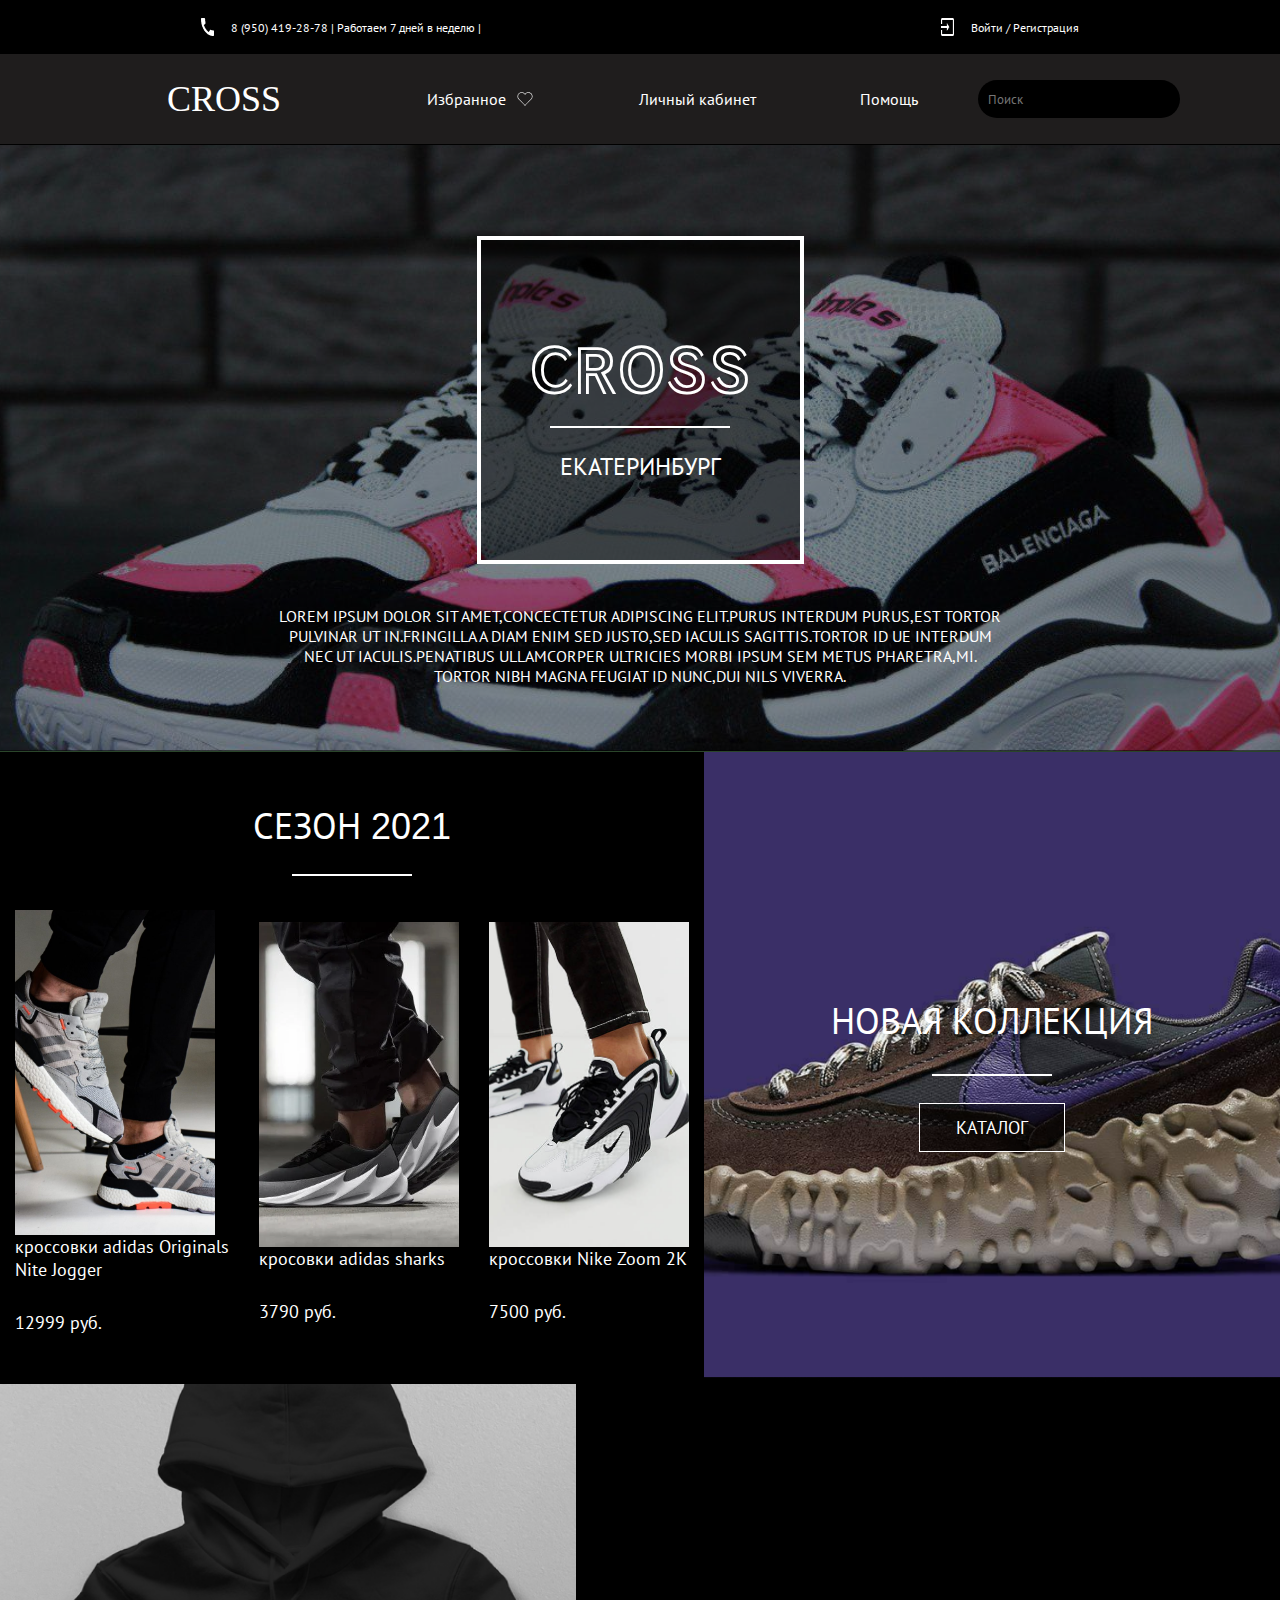
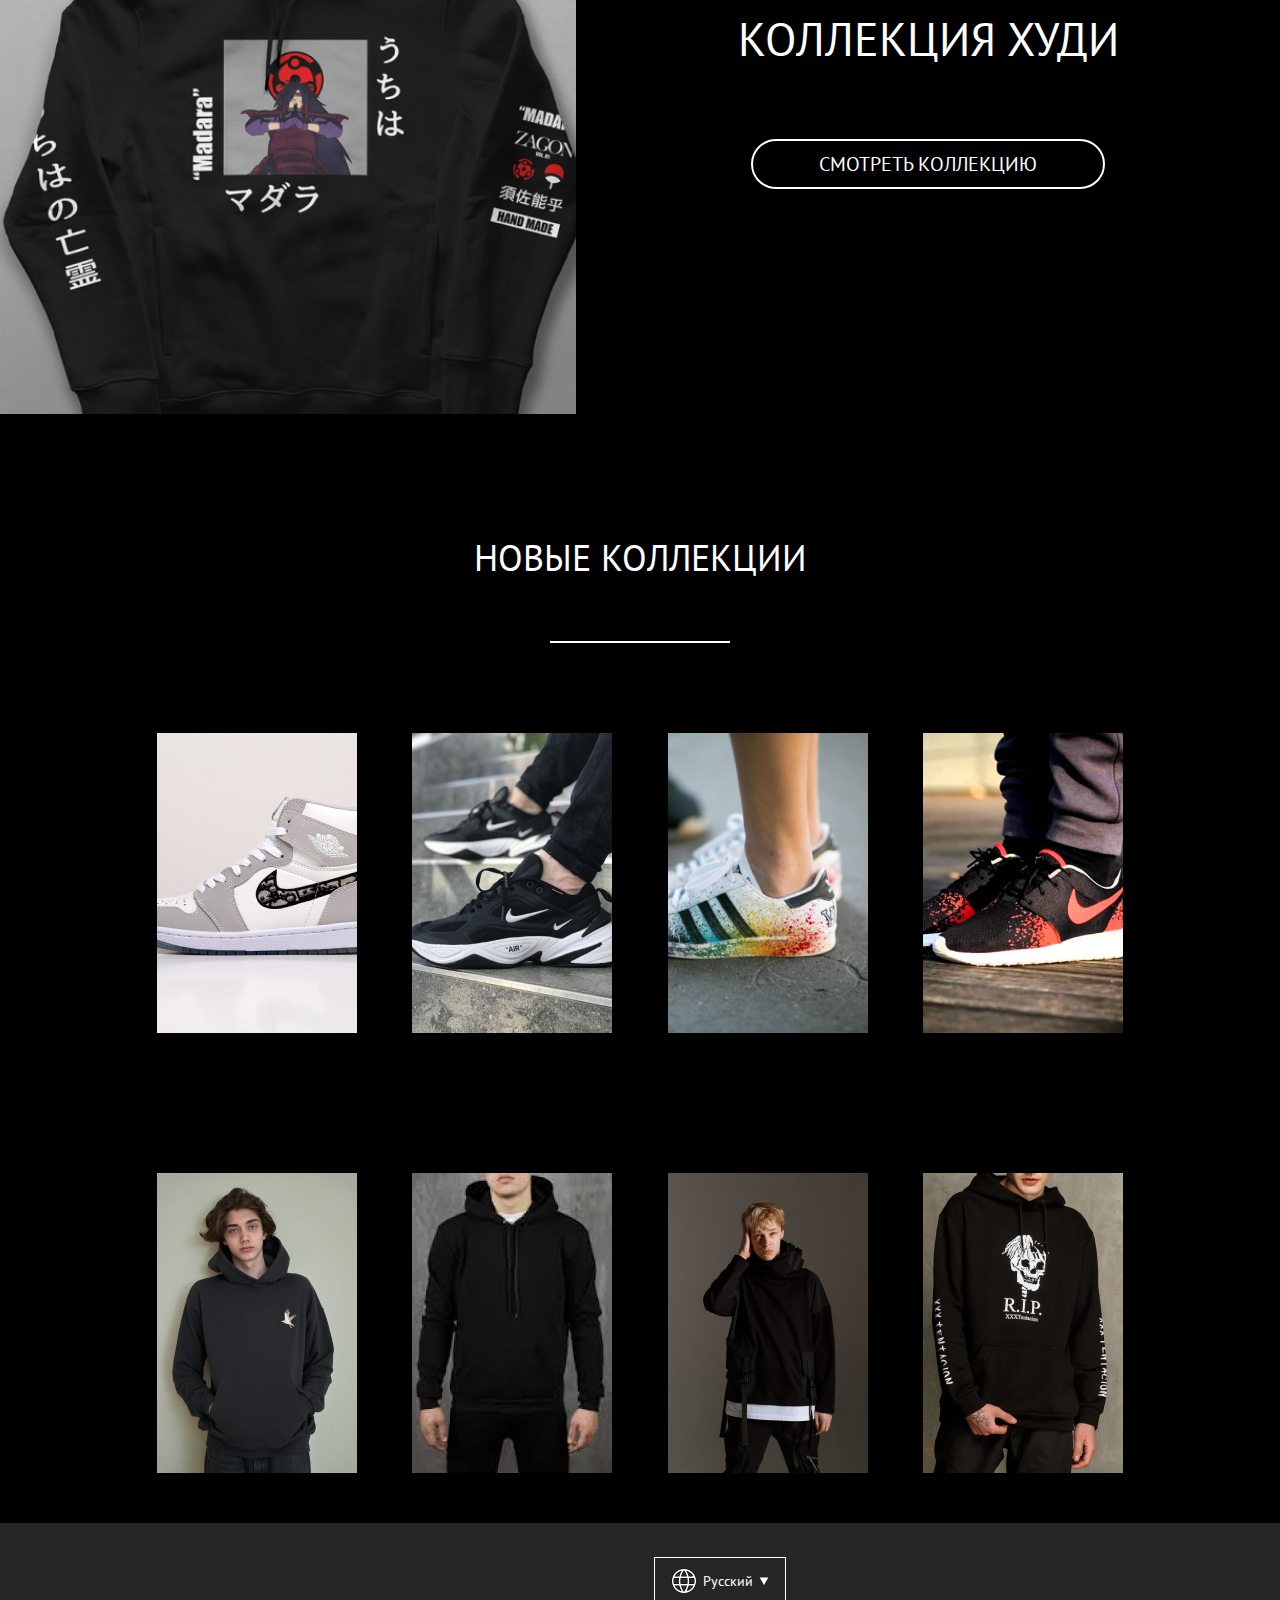
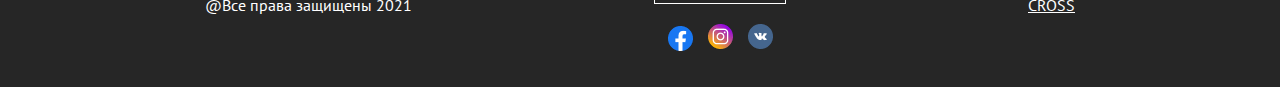
<file: index.html>
<!DOCTYPE html>
<html lang="ru">

<head>
    <meta charset="UTF-8">
    <meta http-equiv="X-UA-Compatible" content="IE=edge">
    <meta name="viewport" content="width=device-width, initial-scale=1.0">
    <link rel="stylesheet" href="style.css">
    <link rel="preconnect" href="https://fonts.googleapis.com">
    <link rel="preconnect" href="https://fonts.gstatic.com" crossorigin>
    <link
    rel="stylesheet"
    href="https://cdnjs.cloudflare.com/ajax/libs/animate.css/4.1.1/animate.min.css"
  />
    
    <title>CROSS</title>
</head>

<body>
    <!-- вход -->
    <div class="login">
        <div class="sheduleDiv">
            <img class="icon" src="icons/phone.png">
            <div class="shedule">8 (950) 419-28-78 | Работаем 7 дней в неделю |</div>
            <a class="Shedule">9:00-18:00</a>
        </div>
        <div class="loginDiv">
            <img class="icon" src="icons/login.png">
            <div class="loginText">Войти / Регистрация</div>
        </div>
    </div>

    <!-- шапка -->
    <header>
        <div class="header1">
            <p class="logo">CROSS</p>
        </div>
        <nav class="nav">
           <div class="Div">
            <a href="#">Избранное <img class="like" src="icons/heart.png"></a>
           </div>
            <a href="#">Личный кабинет</a>
            <a href="#">Помощь</a>
            <input class="lupa" placeholder="Поиск" type="text">
        </nav>

        <nav class="hamburger-menu">
            <input id="menu__toggle" type="checkbox" />
            <label class="menu__btn" for="menu__toggle">
            <span></span>
            </label>
            <ul class="menu__box">
                <li><a class="menu__item" href="#mouse">ПОНРАВИЛОСЬ</a></li>
                <li><a class="menu__item" href="#about">ЛИЧНЫЙ КАБИНЕТ</a></li>
                <li><a class="menu__item" href="https://yandex.ru">ПОМОЩЬ</a></li>
            </ul>
        </nav>
    </header>

    <!-- 1блок -->
    <main>
        <div class="main1">
            <div class="text1">
                <h1 class="H1">CROSS</h1>
                <div class="line"></div>
                <p class="pi">ЕКАТЕРИНБУРГ</p>
            </div>
            <div class="text2">
                <p>LOREM IPSUM DOLOR SIT AMET,CONCECTETUR ADIPISCING ELIT.PURUS INTERDUM PURUS,EST TORTOR
                    <br> PULVINAR UT IN.FRINGILLA A DIAM ENIM SED JUSTO,SED IACULIS SAGITTIS.TORTOR ID UE INTERDUM
                    <br>NEC UT IACULIS.PENATIBUS ULLAMCORPER ULTRICIES MORBI IPSUM SEM METUS PHARETRA,MI.
                    <br> TORTOR NIBH MAGNA FEUGIAT ID NUNC,DUI NILS VIVERRA.
                </p>
            </div>
        </div>
    </main>
    
    <!-- 2блок -->
    <article class="first">

        <div class="season">

            <h2 class="seasonH2">СЕЗОН <span>2021</span></h2>
            <div class="line2"></div>

            <div class="cards">
                <div class="card1">
                    <div href="watch.html" class="pfoto1"></div>
                    <a href="watch.html"  class="cardP">кроссовки adidas Originals <br> Nite Jogger</a>
                    <p href="watch.html"  class="cost">12999 руб.</p>
                </div>    
                    
                <div class="card1">
                    <div class="pfoto2"></div>
                    <a class="cardP">кросовки adidas sharks</a>
                    <p class="cost">3790 руб.</p>
                </div> 

                <div class="card1">
                    <div  class="pfoto3"></div>
                    <a class="cardP">кроссовки Nike Zoom 2K</a>
                    <p class="cost">7500 руб.</p>
                </div>  
            </div> 
        </div>

        <div class="new">
            <div class="newcontent">
                <h2 class="newH2">НОВАЯ КОЛЛЕКЦИЯ</h2>
                <div class="line3"></div>
                <a class="newP" href="collection sneakers.html">КАТАЛОГ</a>
            </div>
        </div>
    </article>

    <!--3 блок-->
    <article class="block3">
        <div class="hudi__pfoto"></div>
        <div class="hudi">
            <h2 class="hudiH2" >КОЛЛЕКЦИЯ ХУДИ</h2>
            <a class="collection__hudi" href="collection hudi.html">СМОТРЕТЬ КОЛЛЕКЦИЮ</a>
        </div>
    </article>

    <!--4блок-->
    <article class="block4">

        <h2 class="block4H2">НОВЫЕ  КОЛЛЕКЦИИ</h2>
        <div class="line"></div>

        <div class="allphotos">
            <div class="bootsphoto">
                <img src="images/jordan.jpg" >
                <img src="images/nike.jpg" >
                <img src="images/adidases.jpg" >
                <img src="images/nike_red.jpg" >
            </div>

            <div class="hudiphoto">
                <img src="images/hudi1.jpg" >
                <img src="images/hudi2.jpg" >
                <img src="images/hudi3.jpg" >
                <img src="images/hudi4.jpg" >
            </div>
        </div>
    </article>

    <footer class="footer">
        <small class="small">@Все права защищены 2021</small>
        <div class="langandsocial">
            <div class="dropdown">
                <div class="dropbtn">
                    <img class="lang" src="images/Vector.png" alt="">
                    Русский
                    <img class="dropIcon" src="images/Polygon 1.png" alt="">
                </div>
                <div class="dropdown-content">
                  <a href="#">Русский</a>
                  <a href="#">English</a>
                </div>
            </div>

            <div class="socialnetwork">
                <a href="google.com">
                    <img class="logoImg1" src="images/facebook.png">
                </a>
                <a href="google.com">
                    <img class="logoImg2" src="images/instagram.png">
                </a>
                <a href="https://vk.com/id514638211">
                    <img class="logoImg3" src="images/vk.png">
                </a>
            </div>
        </div>
        <a class="footer__a" href="#">CROSS</a>
    </footer>
</body>
</html>
</file>
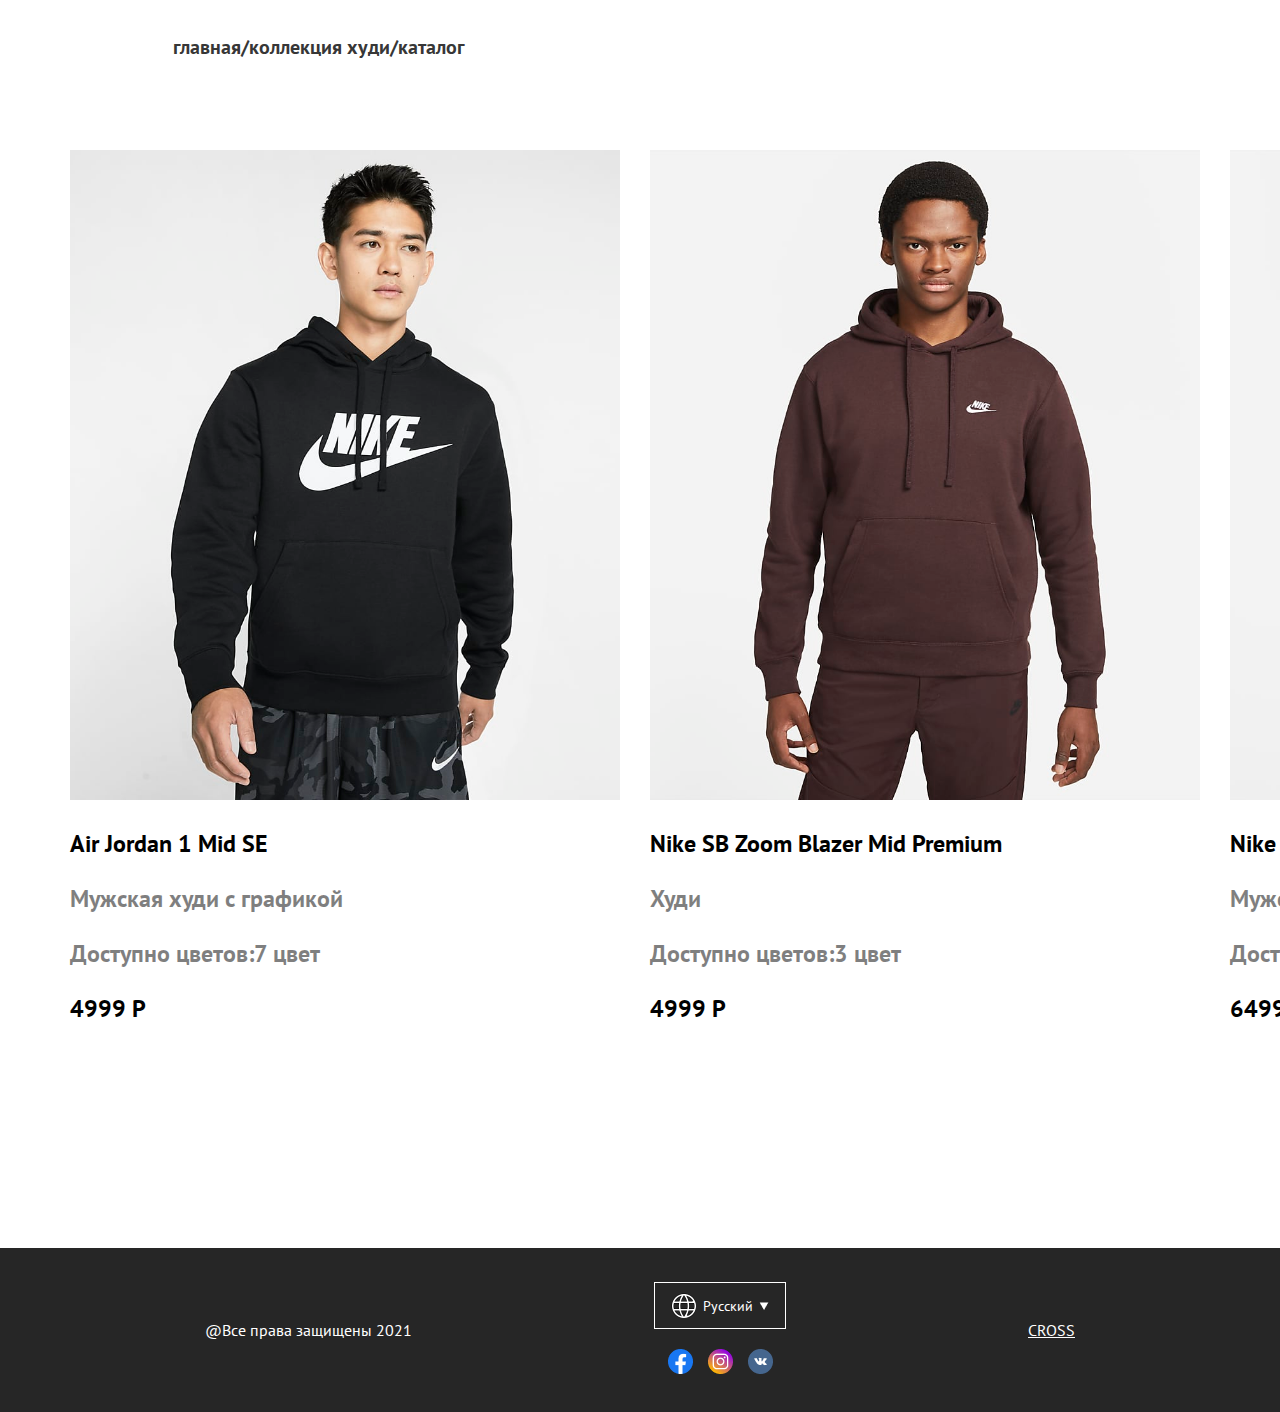
<file: collection hudi.html>
<!DOCTYPE html>
<html lang="en">
<head>
    <meta charset="UTF-8">
    <meta http-equiv="X-UA-Compatible" content="IE=edge">
    <meta name="viewport" content="width=device-width, initial-scale=1.0">
    <link rel="stylesheet" href="hudi.css">
    <title>Document</title>
</head>
<body>
    <header>
        <a class="crumbs" href="index.html">главная/</a>
        <a class="crumbs" href="index.html">коллекция худи/</a>
        <a class="crumbs">каталог</a>
    </header>
    <main>
      <div class="catalog">
          <div class="hudi1">
              <img class="image" src="images/nike hudi.jpg">
              <div class="text">
                <p>Air Jordan 1 Mid SE</p>
                <p class="gray">Мужская худи с графикой</p>
                <p class="gray">Доступно цветов:7 цвет</p>
                <p class="price">4999 Р</p>
              </div>
          </div>
          <div class="hudi2">
            <img class="image2" src="images/nike hudi2.jpg">
            <div class="text">
              <p>Nike SB Zoom Blazer Mid Premium</p>
              <p class="gray">Худи</p>
              <p class="gray">Доступно цветов:3 цвет</p>
              <p class="price">4999 Р</p>
            </div>
          </div>
          <div class="hudi3">
            <img class="image3" src="images/nike hudi3.jpg">
            <div class="text">
              <p>Nike Air Force 1</p>
              <p class="gray">Мужская худи с графикой</p>
              <p class="gray">Доступно цветов:1 цвет</p>
              <p class="price">6499 Р</p>
            </div>
          </div>
      </div>
    </main>
    <footer class="footer">
        <small class="small">@Все права защищены 2021</small>
        <div class="langandsocial">
            <div class="dropdown">
                <div class="dropbtn">
                    <img class="lang" src="images/Vector.png" alt="">
                    Русский
                    <img class="dropIcon" src="images/Polygon 1.png" alt="">
                </div>
                <div class="dropdown-content">
                  <a href="#">Русский</a>
                  <a href="#">English</a>
                </div>
            </div>

            <div class="socialnetwork">
                <a href="google.com">
                    <img class="logoImg1" src="images/facebook.png">
                </a>
                <a href="google.com">
                    <img class="logoImg2" src="images/instagram.png">
                </a>
                <a href="google.com">
                    <img class="logoImg3" src="images/vk.png">
                </a>
            </div>
        </div>
        <a class="footer__a" href="#">CROSS</a>
    </footer>
</body>
</html>
</file>
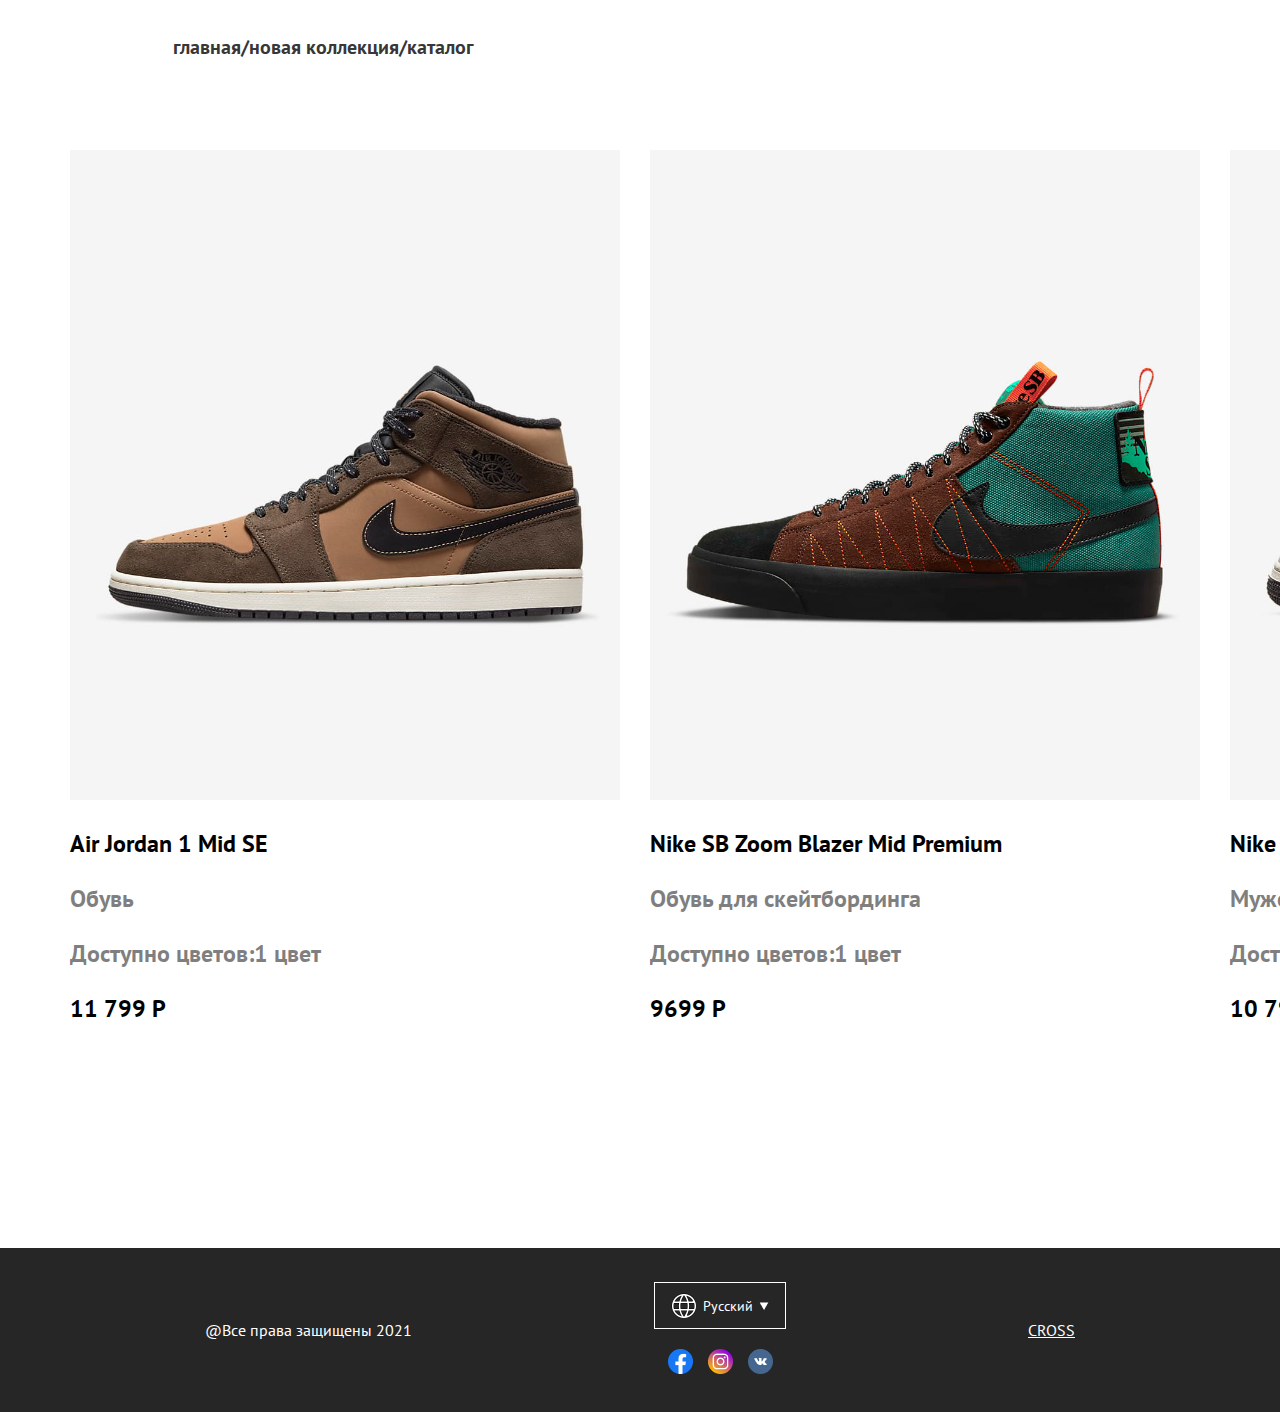
<file: collection sneakers.html>
<!DOCTYPE html>
<html lang="en">
<head>
    <meta charset="UTF-8">
    <meta http-equiv="X-UA-Compatible" content="IE=edge">
    <meta name="viewport" content="width=device-width, initial-scale=1.0">
    <link rel="stylesheet" href="sneakears.css">
    <title>Document</title>
</head>
<body>
    <header>
        <a class="crumbs" href="index.html">главная/</a>
        <a class="crumbs" href="index.html">новая коллекция/</a>
        <a class="crumbs">каталог</a>
    </header>
    <main>
      <div class="catalog">
          <div class="sneakers1">
              <img class="image" src="images/jordan2.jpg">
              <div class="text">
                <p>Air Jordan 1 Mid SE</p>
                <p class="gray">Обувь</p>
                <p class="gray">Доступно цветов:1 цвет</p>
                <p class="price">11 799 Р</p>
              </div>
          </div>
          <div class="sneakers2">
            <img class="image2" src="images/zoom blazer.jpg">
            <div class="text">
              <p>Nike SB Zoom Blazer Mid Premium</p>
              <p class="gray">Обувь для скейтбординга</p>
              <p class="gray">Доступно цветов:1 цвет</p>
              <p class="price">9699 Р</p>
            </div>
          </div>
          <div class="sneakers3">
            <img class="image3" src="images/кеды.jpg">
            <div class="text">
              <p>Nike Air Force 1</p>
              <p class="gray">Мужская обувь</p>
              <p class="gray">Доступно цветов:1 цвет</p>
              <p class="price">10 799 Р</p>
            </div>
          </div>
      </div>
    </main>
    <footer class="footer">
        <small class="small">@Все права защищены 2021</small>
        <div class="langandsocial">
            <div class="dropdown">
                <div class="dropbtn">
                    <img class="lang" src="images/Vector.png" alt="">
                    Русский
                    <img class="dropIcon" src="images/Polygon 1.png" alt="">
                </div>
                <div class="dropdown-content">
                  <a href="#">Русский</a>
                  <a href="#">English</a>
                </div>
            </div>

            <div class="socialnetwork">
                <a href="google.com">
                    <img class="logoImg1" src="images/facebook.png">
                </a>
                <a href="google.com">
                    <img class="logoImg2" src="images/instagram.png">
                </a>
                <a href="google.com">
                    <img class="logoImg3" src="images/vk.png">
                </a>
            </div>
        </div>
        <a class="footer__a" href="#">CROSS</a>
    </footer>
</body>
</html>
</file>
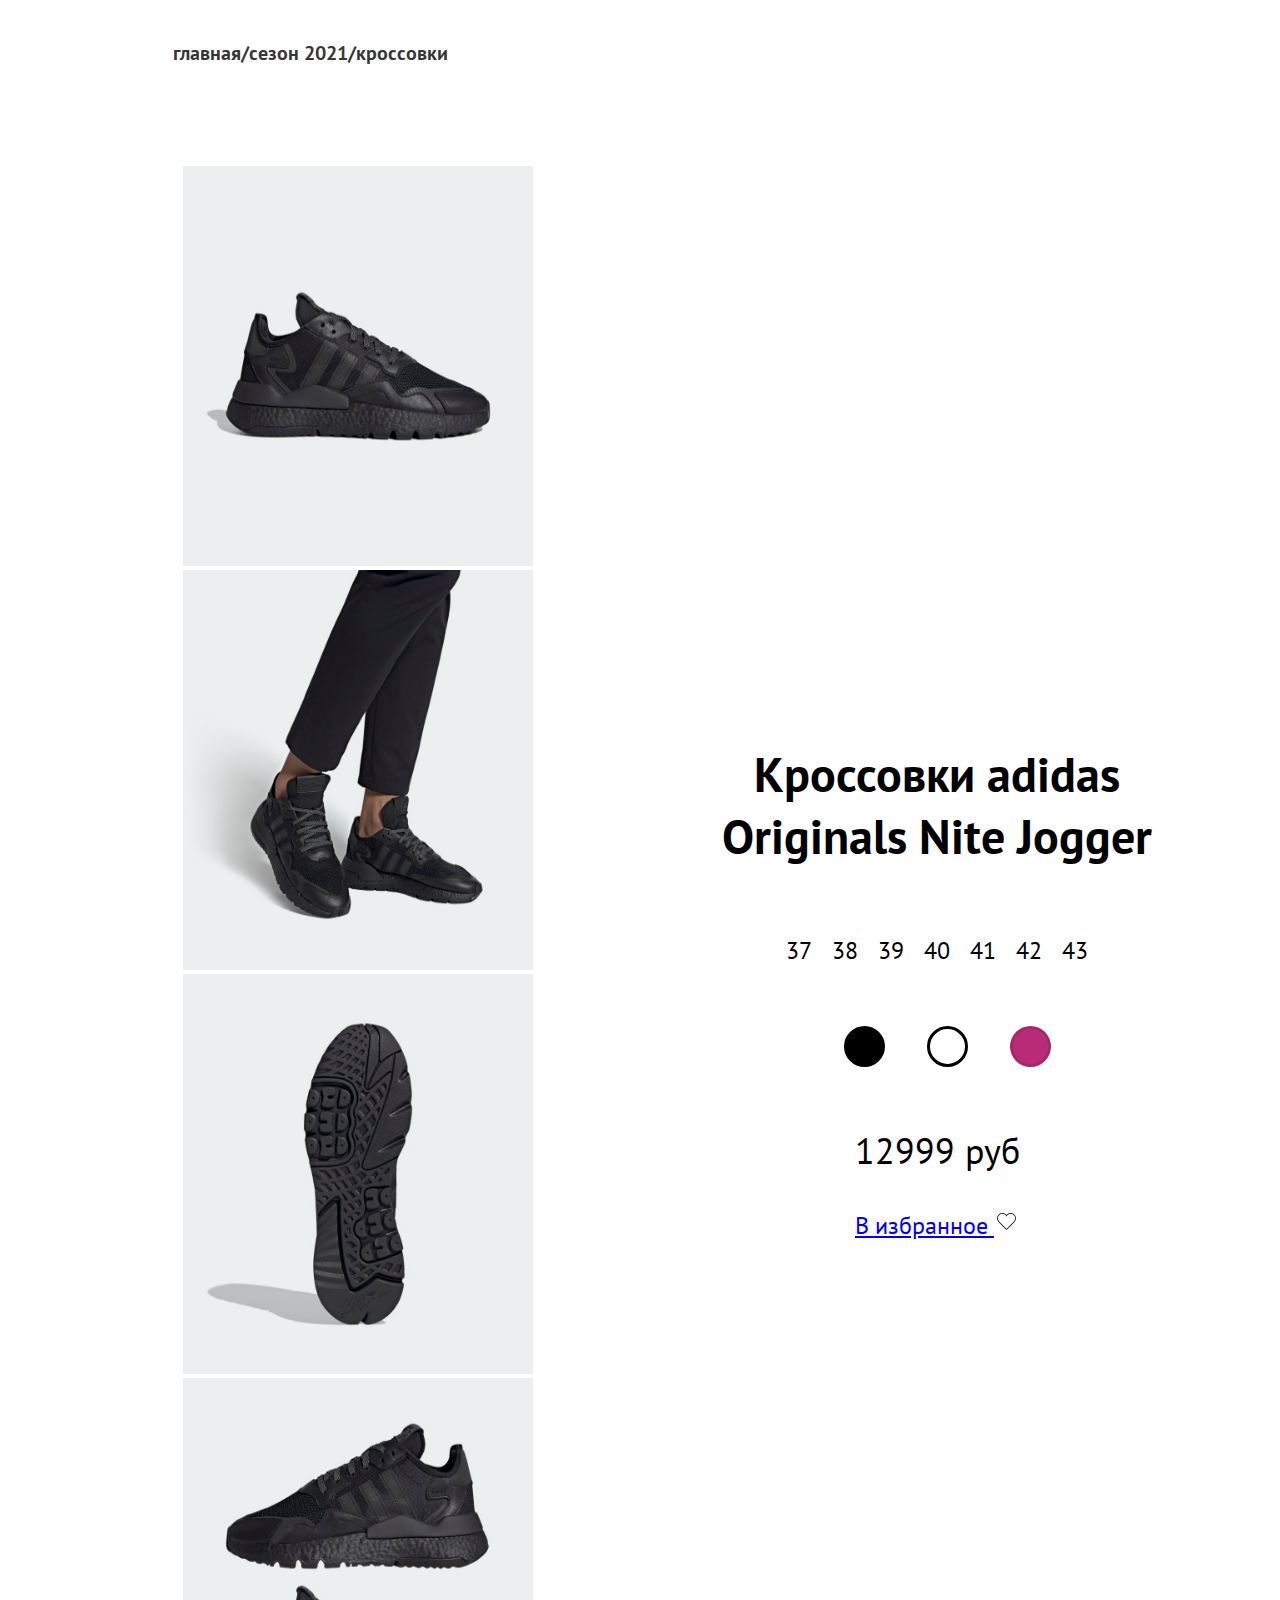
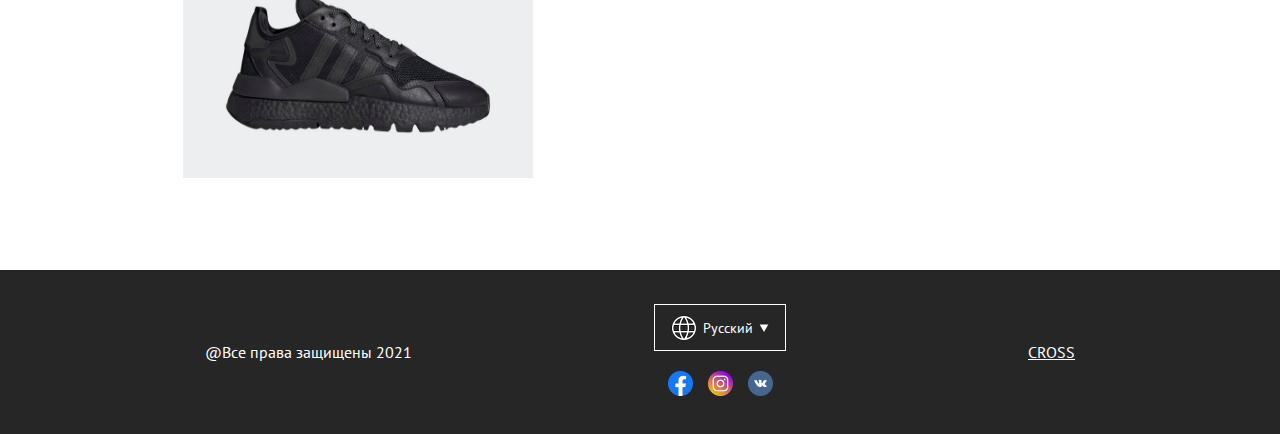
<file: watch.html>
<!DOCTYPE html>
<html lang="ru">
<head>
    <meta charset="UTF-8">
    <meta http-equiv="X-UA-Compatible" content="IE=edge">
    <meta name="viewport" content="width=device-width, initial-scale=1.0">
    <link rel="stylesheet" href="watch.css">
    <title>Document</title>
</head>
<body>
    <header>
        <a class="crumbs" href="index.html">главная/</a>
        <a class="crumbs" href="index.html">сезон 2021/</a>
        <a class="crumbs">кроссовки</a>
    </header>
    <main>
        <div class="pfotos">
        <div class="block1">
            <a><img class="fitting" src="images/кроссовки.jpg"></a>
            <a><img class="fitting" src="images/кроссовки4.jpg"></a>
        </div>
        <div class="block2">
            <a><img class="fitting2" src="images/кроссовки2.jpg"></a>
            <a><img class="fitting2" src="images/кроссовки3.jpg"></a>
        </div>
        </div>
        <div class="text">
            <h3 class="name">Кроссовки adidas  Originals Nite Jogger</h3>
            <div class="size">
                <a class="size1">37</a>
                <a class="size2">38</a>
                <a class="size3">39</a>
                <a class="size4">40</a> 
                <a class="size5">41</a> 
                <a class="size6">42</a>
                <a class="size7">43</a>  
            </div>
            <div class="color">
                <p class="color1"></p>
                <p class="color2"></p>
                <p class="color3"></p>
            </div>
            <p class="price">12999 руб</p>
            <a class="icon" href="basket.html" class="basket">В избранное <img class="like" src="icons/heart_black.png"></a>
        </div>
        
    </main>
    <footer class="footer">
        <small class="small">@Все права защищены 2021</small>
        <div class="langandsocial">
            <div class="dropdown">
                <div class="dropbtn">
                    <img class="lang" src="images/Vector.png" alt="">
                    Русский
                    <img class="dropIcon" src="images/Polygon 1.png" alt="">
                </div>
                <div class="dropdown-content">
                  <a href="#">Русский</a>
                  <a href="#">English</a>
                </div>
            </div>

            <div class="socialnetwork">
                <a href="google.com">
                    <img class="logoImg1" src="images/facebook.png">
                </a>
                <a href="google.com">
                    <img class="logoImg2" src="images/instagram.png">
                </a>
                <a href="google.com">
                    <img class="logoImg3" src="images/vk.png">
                </a>
            </div>
        </div>
        <a class="footer__a" href="#">CROSS</a>
    </footer>
</body>
</html>
</file>
<file: style.css>
@import url('http://fonts.cdnfonts.com/css/post-no-bills-jaffna');
@import url('https://fonts.googleapis.com/css2?family=PT+Sans&display=swap');
@import url('https://fonts.googleapis.com/css2?family=Train+One&display=swap');


body {
    font-family: 'PT Sans', sans-serif;
}

* {
    margin: 0;
    padding: 0;
}

/* вход */
.login {
    background-color: black;
    color: white;
    font-size: 12px;
    font-weight: 400;

    height: 6vh;

    display: flex;
    justify-content: space-around;
    align-items: center;
    animation: fadeInDown 0.5s;
}

.sheduleDiv, .loginDiv {
    display: flex;
    align-items: center;

}

.Shedule{
  display: flex;
  text-decoration: none;
  color: black;
}

.icon {
    width: 13px;
    height: 18px;

    padding-right: 17px;
}

/* шапка */
header {
    display: flex;
    justify-content: space-around;
    align-items: center;

    background-color:rgba(31, 29, 29, 1);

    height: 10vh;
}

.logo {
    margin-left: 120px;
    font-family: 'Post No Bills Jaffna' , Medium;
    font-weight: 500;
    color: white;
    font-size: 36px;
    animation: fadeInLeft 1s;
}

.nav {
    display: flex;
    justify-content: space-evenly;
    align-items: center;
    padding-right: 53px;
}

a:first-child{
    display:flex;
    align-items: center;
}

.nav a {
    color: white;
    text-decoration: none;
    padding: 35px 26px;
    margin:26px;
}

.nav a:hover {
    background-color: rgba(44, 42, 42, 1);
}

.Div{
    display: flex;
    align-items: center;
}

.like{
    padding-left: 9px;
    align-items: center;
    justify-content: center;
    width: 20;
    height: 20px;
}

.lupa {
    color: white;
    font-family: 'PT Sans', sans-serif;

    padding: 10px;
    margin-left: 8px;

    outline: none;
    border-radius: 30px;
    border: none;

    width: 182px;
    background-color: black;
}

/* 1 блок */

.main1 {
    background-image: url(images/fon.jpg.png);
    background-size: cover;
    background-color: palegreen;
    background-position: center;
    height: 608px;
    min-height: 500px;
    width: 100%;

    display: flex;
    flex-direction: column;
    justify-content: center;
    align-items: center;
}

.text1 {
    margin-top: 83px;
    background-color: rgba(0,0,0,.5);
    color: white;

    height: 320px;
    width: 319px;

    border: 4px solid white;

    text-align: center;   
}

.H1 {
    font-family: 'Train One', cursive; ;
    font-weight: normal;
    font-size: 60px;
    margin-top: 84px;
    margin-bottom:15px;
}

.line {
    height: 2px;
    width: 180px;
    background-color: white;
    margin: auto;
}

.pi {
    font-size: 24px;
    margin-bottom: 84px;
    margin-top:23px
}

.text2 {
    text-align: center;
    font-size: 16px;
    color: white;
    padding-top: 42px;
    margin-bottom: 58px;
}

/* 2блок */
.first {
    background-color: black;
    display: flex;
}

.season{
    width: 55%;
    padding-top: 50px;

}

.seasonH2 {
    font-size: 36px;
    text-align: center;
    color: white;
    font-weight: 400;

    margin-bottom: 25px;
}

.line2 {
    background-color: white;
    height: 2px;
    width: 120px;
    margin: auto;
    margin-bottom: 34px;
}

span {
    font-family: 'Post No Bills Jaffna', sans-serif;
}

.cards{
    display: flex;
    align-items: center;
    justify-content: space-around;
}

.pfoto1{
    background-image: url(images/adidas.jpg);
    background-size: cover;
    background-position: center center;
    width: 200px;
    height: 325px;
    
}

.pfoto2{
    background-image: url(images/shark.jpg);
    background-size: cover;
    background-position: center center;
    width: 200px;
    height: 325px;
}

.pfoto3{
    background-image: url(images/zoom.jpg);
    background-size: cover;
    background-position: center center;
    width: 200px;
    height: 325px;
}

.cardP {
    text-align: center;
    color: white;
    font-size: 18px;
    margin-top: 20px;
    text-decoration: none;
    
}

.cost {
    margin-top: 30px;
    margin-bottom: 50px;
    color: white;
    font-size: 18px;

}

.new{
    width:45%;
    background-image: url(images/new.png);
    background-position:center;
    background-repeat: no-repeat;
    background-size: cover;
    display: flex;
    flex-direction: column;
}

.newcontent {
    margin: auto;
    text-align: center;
}

.newH2{
    text-align: center;
    color:white;
    font-size: 36px;
    font-weight: 400;

    margin-bottom: 30px;
}

.line3 {
    background-color: white;
    height: 2px;
    width: 120px;
    margin: auto;
    margin-bottom: 40px;
}

.newP{

    color:white;
    text-decoration: none;
    font-family: 'PT Sans', sans-serif;
    font-size: 18px;
    font-weight: 400;
    border:1px solid white;
    background-color: rgba(0,0,0,.5);

    padding: 12px 36px 12px 36px;
    

}


/* 3 блок */
.block3{
    display: flex;
    background-color: black;
    color:white;

    height: 70vh;
}

.hudi__pfoto{
    background-image: url(images/hudi.png);
    width: 45%;
    background-size: cover;
    background-position: center;
    
}

.hudi{
    display:flex;
    flex-direction: column;
    align-items: center;
    margin: auto;  
      
    font-size: 30px;
}

.hudiH2 {
    font-size: 46px;
    font-weight: 400;
    text-align: center;
    margin-bottom: 70px;
}

.collection__hudi{
    text-align: center;
    border: 2px solid white;
    border-radius:30px;
    font-size:20px;
    padding:10px 0 10px 0;
    width: 350px;
    color:white;
    text-decoration: none;
}

/* 4блок */
.block4{
    background-color: black;
    padding-top: 120px;
    
}

.block4H2 {
    color: white;
    font-size: 36px;
    font-weight: 400;

    text-align: center;
    margin-bottom: 60px;
}

.allphotos {
    width: 84%;
    display: flex;
    flex-direction: column;
    margin: auto;
}

.bootsphoto, .hudiphoto {
    display: flex;
    justify-content: space-evenly;
    padding-bottom: 50px;
    margin-top: 90px;
}


/* подвал */
.footer{
    padding: 34px 205px;
    background-color:rgba(6, 6, 6, 0.87);
    font-size: 14px;
    
    display: flex;
    justify-content: space-between;
    align-items: center;
}

.small{
    font-size:16px;
    color:white;
}

.langandsocial{
    display: flex;
    flex-direction: column;
    align-items: center;
}

.socialnetwork{
    display: flex;
    margin-top: 20px;
}

.logoImg1, .logoImg2{
    margin-right: 15px;
}

.footer__a{
    color:white;
    font-size: 16px;
}



/* язык */
.dropbtn {
    padding: 5px;
    cursor: pointer;
}

.dropdown {
    position: relative;
    display: inline-block;
    width: 130px;
    border: 1px white solid;
}

.lang{
    width: 25px;
}

.dropIcon{
    width: 10px;
    object-fit: contain;
}

.dropbtn
{
  color: white;
  display: flex;
  justify-content: space-evenly;
  align-items: center;
  padding: 10px;

}

.dropdown-content {
    display: none;
    position: absolute;
    background-color: rgba(255, 255, 255, 0.5);
    width: 130px;
    text-align: center;
}

.dropdown-content a {
    color: black;
    padding: 5px 0 5px 0px;
    text-decoration: none;
    display: block;

}

/* анимация при наведении */
.dropdown-content a:hover {
    background-color: rgba(6, 6, 6, 0.87);
    color: white;
}

/* появление выпад меню */
.dropdown:hover .dropdown-content {
    display: block;
}

/*габургер меню*/


 /* скрываем чекбокс */
 #menu__toggle {
    opacity: 0;
  }
  /* стилизуем кнопку */
  .menu__btn {
    display: flex; 
    /* align-items: center;   */
    /* position: absolute; */
    /* top: 20px; */
    /* right: 20px; */
    width: 26px;
    height: 26px;
    z-index: 1;
  }
  /* добавляем "гамбургер" */
  .menu__btn > span,
  .menu__btn > span::before,
  .menu__btn > span::after {
    display: block;
    position: absolute;
    width: 45px;
    height: 4px;
    border-radius: 30px;
    background-color: white;
  }
  .menu__btn > span::before {
    content: '';
    top: -12px;
  }
  .menu__btn > span::after {
    content: '';
    top: 12px;
  }
  /* контейнер меню */
  .menu__box {
    display: block;
    position: fixed;
    visibility: hidden;
    top: 0;
    left: -100%;
    width: 25%;
    height: 100%;
    margin: 0;
    padding: 80px 0;
    list-style: none;
    text-align: center;
    background-color: #ECEFF1;
  }
  /* элементы меню */
  .menu__item {
    display: block;
    padding: 12px 24px;
    color: #333;
    text-decoration: none;
  }
  .menu__item:hover {
    background-color: #CFD8DC;
  }
  #menu__toggle:checked ~ .menu__btn > span {
    transform: rotate(45deg);
  }
  #menu__toggle:checked ~ .menu__btn > span::before {
    top: 0;
    transform: rotate(0);
  }
  #menu__toggle:checked ~ .menu__btn > span::after {
    top: 0;
    transform: rotate(90deg);
  }
  #menu__toggle:checked ~ .menu__box {
    visibility: visible;
    left: 0;
  }

.hamburger-menu {
visibility: hidden;
position: absolute;
}

@media (min-width: 992px) and (max-width: 1199px) {
    
    /* шапка */
    header{
        justify-content: space-evenly;
        padding-left: 20%;
        padding-right: 350px;
    }

    /* .logo{
        margin: 0;
    } */

    .nav {
        visibility: hidden;
    }

    .hamburger-menu{
        visibility: visible;
        position: static;
    }

    #menu__toggle:checked ~ .menu__box {
        visibility: visible;
        left: 0;
      }

      .menu__btn > span,
       .menu__btn > span::before,
       .menu__btn > span::after {
         width: 30px;
         height: 2px;
         border-radius: 30px;
   
       }
       .menu__btn > span::before {
         content: '';
         top: -9px;
       }
       .menu__btn > span::after {
         content: '';
         top: 9px;
       }

      /* 1 блок */
    .main1{
        height: auto;
    }

    .text1{
        margin-top: 80px;
        height: 250px;
    }
    
    .H1{
        font-size: 50px;
        margin-top: 60px;
        margin-bottom:15px;
    }
      
    .pi{
        margin-bottom: 0;
    }

    /* 2 блок */
    .first{
        display: block;
        padding-bottom: 70px;
    }

    .season{
        width: 100%;
        padding-top: 30px;
    }

    .line2{
        margin-bottom: 45px;
    }

    .cards{
        justify-content: space-evenly;
    }

    .pfoto1, .pfoto2, .pfoto3{
        width: 250px;
    }

    .cost{
        margin-top: 15px;
    }

    .new {
        width: 100%;
        height: 500px;
        background-repeat: no-repeat;
        background-size: cover;
    }

    .newH2{
        margin-top: 30px;
    }

    .newP{
        width: 180px;
    }

    /* 4 блок */

    .block4{
        padding-top: 60px;
    }

    .block4H2{
        margin-bottom: 50px;
    }

    .bootsphoto{
        margin-top: 50px;
    }

    .hudiphoto{
        margin-top: 0;
    }

    /* подвал */
    .footer{
        padding-right: 5%;
        padding-left: 5%;
        padding-top: 60px;
        padding-bottom: 60px;
    }

    .langandsocial{
        flex-direction: row;
        justify-content: space-between;
        align-items: center;
        width: 350px;
    }

    .socialnetwork{
        margin-top: 0;
    }
}

/* планшеты вертикально */
@media (min-width: 768px) and (max-width: 991px) {

.shedule{
    visibility: hidden;
    position: absolute;
} 
.icon{
    visibility: hidden;
    position: absolute;
}   
header{
    background-color: white;
    justify-content: space-between;
    padding-left: 35px;
    padding-right: 35px;
}
.logo{
    font-size:25px;
    color: black;
    margin-left: 0;
}
.login{
    background-color: rgba(239, 239, 239, 0.6);
    color:black;
    font-size: 13px;

    justify-content: space-between;
}

.nav{
    position: absolute;
    visibility: hidden;
}

.hamburger-menu{
    visibility: visible;
    position: static;
}
    .menu__btn > span,
    .menu__btn > span::before,
    .menu__btn > span::after {
      width: 25px;
      height: 2px;
      border-radius: 30px;
      background-color: black;
    }
    .menu__btn > span::before {
      content: '';
      top: -9px;
    }
    .menu__btn > span::after {
      content: '';
      top: 9px;
    }


.lupa{
     visibility: visible;
     position: static;
     width: 50px;
     margin-right: 40px;
     height: 15px;
     background-color: rgba(239, 239, 239, 0.6);;
    }


.sheduleDiv{
    margin-left: 38px;

}

.loginText{
    padding-right: 38px;
}

.main1 {
    background-image: url(images/fon.jpg.png);
    background-size: cover;
    background-color: palegreen;
    background-position: center;
    height: 608px;
    min-height: 500px;
    width: 100%;

    display: flex;
    flex-direction: column;
    justify-content: center;
    align-items: center;
}

.text1 {
    margin-top: 83px;
    background-color: rgba(0,0,0,.5);
    color: white;

    height: 200px;
    width: 200px;

    border: 4px solid white;

    text-align: center;   
}

.H1 {
    font-family: 'Train One', cursive; ;
    font-weight: normal;
    font-size: 24px;
    margin-top: 57px;
    margin-bottom:15px;
}

.line {
    height: 2px;
    width: 70px;
    background-color: white;
    margin: auto;
}

.pi {
    font-size: 14px;
    margin-bottom: 84px;
    margin-top:23px
}

.text2 {
    text-align: center;
    font-size: 14px;
    color: white;
    padding-top: 42px;
    margin-bottom: 58px;
}

.first{
    display: block;
    padding-bottom: 70px;
}

.season{
    width: 100%;
    padding-top: 30px;
}

.line2{
    margin-bottom: 45px;
}

.cards{
    justify-content: space-evenly;
}

.pfoto1, .pfoto2, .pfoto3{
    width: 200px;
    height: 250px;
}

.cost{
    margin-top: 15px;
}

.new {
    width: 100%;
    height: 500px;
    background-repeat: no-repeat;
    background-size: cover;
}

.newH2{
    margin-top: 30px;
}

.newP{
    width: 180px;
}

.block3{
    display: flex;
    background-color: black;
    color:white;

    height: 70vh;
}

.block4{
    padding-top: 60px;
}

.block4H2{
    margin-bottom: 50px;
}

.bootsphoto{
    margin-top: 50px;
}

.hudiphoto{
    margin-top: 0;
}

.footer{
    padding-right: 5%;
    padding-left: 5%;
    padding-top: 60px;
    padding-bottom: 60px;
}

.langandsocial{
    flex-direction: row;
    justify-content: space-between;
    align-items: center;
    width: 350px;
}

.socialnetwork{
    margin-top: 0;
}

.block4{
    visibility:hidden;
    position: absolute;
}

}

/* телефоны горизонтально */
@media (max-width: 767px) {
.login{
    background-color:rgba(239, 239, 239, 0.6);
    display: flex;
    justify-content: space-between;
    padding-right: 25px;
    padding-left: 25px;
}
.loginText, .Shedule{
    font-size: 13px;
    color:black
}
.icon{
    visibility: hidden;
    position: absolute;
}
.shedule{
    visibility: hidden;
    position: absolute;
}

header{
    background-color:white;
    display: flex;
    justify-content: space-between;
    padding-left: 38px;
    padding-right: 38px;
}
.logo{
    color:black;
    font-size:24px;
    margin-left: 0;
}
.nav{
    position: absolute;
    visibility: hidden;
}

.hamburger-menu{
    visibility: visible;
    position: static;
}
    .menu__btn > span,
    .menu__btn > span::before,
    .menu__btn > span::after {
      width: 20px;
      height: 2px;
      border-radius: 30px;
      background-color: black;
    }
    .menu__btn > span::before {
      content: '';
      top: -7px;
    }
    .menu__btn > span::after {
      content: '';
      top: 7px;
    }

    .lupa{
        visibility: visible;
        position: static;
        width: 50px;
        margin-right: 40px;
        height: 15px;
        background-color: rgba(239, 239, 239, 0.6);;
    }
    .main{
height: 302px;
    }
.text1{
    width: 150px;
    height: 150px;
}
.text2{
    visibility: hidden;
    position: absolute;
}

.H1{
    font-size: 24px;
    margin-top: 33px;
    margin-bottom:15px;
}

.line{
    width: 60px;
}

.pi{
    font-size: 14px;
    margin-bottom: 34px;
     margin-top:23px
}
.first{
    display: block;
}
.season{
    width: 100%;
}

.seasonH2{
    font-size: 18px;
}

.pfoto1, .pfoto2, .pfoto3{
    width: 150px;
    height: 170px;
}

.cardP{
    font-size: 14px;
}
.new{
    width: 100%;
    display: flex;
    height: 300px;
}

.newH2{
    font-size: 24px;
}

.hudi__pfoto{
    width: 100%;
    height: 400px;
}

.hudi{
    position: absolute;
}
.hudiH2{
    text-align: center;
    font-size: 24px;

}

.collection__hudi{
    text-align: center;
    font-size: 14px;
width: 200px;
}

.footer{
    padding: 0;
    padding-left: 30px;
    padding-right: 30px;
    padding-top: 44px;
}

.small, .footer__a{
    display: flex;
    justify-content: space-between;
    font-size: 14px;
}

.socialnetwork, .dropdown{
    display: flex;
    justify-content: space-between;
}

.socialnetwork{
    padding-bottom: 57px;
}

.block4{
    visibility:hidden;
    position: absolute;
}

}
</file>
<file: hudi.css>
@import url('https://fonts.googleapis.com/css2?family=PT+Sans:ital,wght@0,400;1,700&display=swap');

body{
    margin:0;
    font-family:'PT Sans', sans-serif;
}

header{
   padding-left: 173px;
   display: flex;
   margin-top: 34px;
}

.crumbs{
    font-family:'PT Sans', sans-serif ; ;
    text-decoration: none;
    color: rgba(0,0,0,.8);
    font-size: 20px;
    font-weight: 700;
}

main{
    margin-left: 70px;
    margin-right: 15px;
}

.catalog{
    display:flex;
    margin-top:90px;
    padding-bottom:200px;
}

.hudi1{
    height: 649px;
}

.image,.image2,.image3{
    width: 550px;
    height: 650px;
    padding-right: 30px;
}

.text{
    font-size: 24px;
    font-weight: 700;
}

.gray{
    color: rgba(0, 0, 0, 0.5);
    font-weight: 700;
}

.footer{
    padding: 34px 205px;
    background-color:rgba(6, 6, 6, 0.87);
    font-size: 14px;
    
    display: flex;
    justify-content: space-between;
    align-items: center;
}

.small{
    font-size:16px;
    color:white;
}

.langandsocial{
    display: flex;
    flex-direction: column;
    align-items: center;
}

.socialnetwork{
    display: flex;
    margin-top: 20px;
}

.logoImg1, .logoImg2{
    margin-right: 15px;
}

.footer__a{
    color:white;
    font-size: 16px;
}



/* язык */
.dropbtn {
    padding: 5px;
    cursor: pointer;
}

.dropdown {
    position: relative;
    display: inline-block;
    width: 130px;
    border: 1px white solid;
}

.lang{
    width: 25px;
}

.dropIcon{
    width: 10px;
    object-fit: contain;
}

.dropbtn
{
  color: white;
  display: flex;
  justify-content: space-evenly;
  align-items: center;
  padding: 10px;

}

.dropdown-content {
    display: none;
    position: absolute;
    background-color: rgba(255, 255, 255, 0.5);
    width: 130px;
    text-align: center;
}

.dropdown-content a {
    color: black;
    padding: 5px 0 5px 0px;
    text-decoration: none;
    display: block;

}

/* анимация при наведении */
.dropdown-content a:hover {
    background-color: rgba(6, 6, 6, 0.87);
    color: white;
}

/* появление выпад меню */
.dropdown:hover .dropdown-content {
    display: block;
}
</file>
<file: sneakears.css>
@import url('https://fonts.googleapis.com/css2?family=PT+Sans:ital,wght@0,400;1,700&display=swap');

body{
    margin:0;
    font-family:'PT Sans', sans-serif;
}

header{
   padding-left: 173px;
   display: flex;
   margin-top: 34px;
}

.crumbs{
    font-family:'PT Sans', sans-serif ; ;
    text-decoration: none;
    color: rgba(0,0,0,.8);
    font-size: 20px;
    font-weight: 700;
}

main{
    margin-left: 70px;
    margin-right: 15px;
}

.catalog{
    display:flex;
    margin-top:90px;
    padding-bottom:200px;
}

.sneakers1{
    height: 649px;
}

.image,.image2,.image3{
    width: 550px;
    height: 650px;
    padding-right: 30px;
}

.text{
    font-size: 24px;
    font-weight: 700;
}

.gray{
    color: rgba(0, 0, 0, 0.5);
    font-weight: 700;
}

.footer{
    padding: 34px 205px;
    background-color:rgba(6, 6, 6, 0.87);
    font-size: 14px;
    
    display: flex;
    justify-content: space-between;
    align-items: center;
}

.small{
    font-size:16px;
    color:white;
}

.langandsocial{
    display: flex;
    flex-direction: column;
    align-items: center;
}

.socialnetwork{
    display: flex;
    margin-top: 20px;
}

.logoImg1, .logoImg2{
    margin-right: 15px;
}

.footer__a{
    color:white;
    font-size: 16px;
}



/* язык */
.dropbtn {
    padding: 5px;
    cursor: pointer;
}

.dropdown {
    position: relative;
    display: inline-block;
    width: 130px;
    border: 1px white solid;
}

.lang{
    width: 25px;
}

.dropIcon{
    width: 10px;
    object-fit: contain;
}

.dropbtn
{
  color: white;
  display: flex;
  justify-content: space-evenly;
  align-items: center;
  padding: 10px;

}

.dropdown-content {
    display: none;
    position: absolute;
    background-color: rgba(255, 255, 255, 0.5);
    width: 130px;
    text-align: center;
}

.dropdown-content a {
    color: black;
    padding: 5px 0 5px 0px;
    text-decoration: none;
    display: block;

}

/* анимация при наведении */
.dropdown-content a:hover {
    background-color: rgba(6, 6, 6, 0.87);
    color: white;
}

/* появление выпад меню */
.dropdown:hover .dropdown-content {
    display: block;
}
</file>
<file: watch.css>
@import url('https://fonts.googleapis.com/css2?family=PT+Sans:ital,wght@0,400;1,700&display=swap');

body{

    margin: 0;
    font-family:'PT Sans', sans-serif;
    height: 1186px;
}

header{
    padding-left: 173px;
   display: flex;
   margin-top: 40px;
}

.crumbs{
    font-family:'PT Sans', sans-serif ; ;
    text-decoration: none;
    color: rgba(0,0,0,.8);
    font-size: 20px;
    font-weight: 700;
}

main{
    padding-left: 173px;
    display: flex;
    align-items: center;
    margin-right: 123px;
    justify-content: space-between;
}

.pfotos{
    margin-top:90px;
    display: block;
    padding: 10px;
    margin-bottom: 78px;
}

.fitting{
    width: 350px;
    height: 400px;
}

.fitting2{
    width: 350px;
    height: 400px;
}

.text{
    display:block;
    font-size:24px;
    text-align: center;

}

.name{
    font-size:48px;
    width: 440px;
    height: 144px;
}

.size{
    display:flex;
    justify-content: center;
    margin-left:10px ;
    margin-right:10px ;
    margin-bottom: 36px;
}

.size1,.size2,.size3,.size4,.size5,.size6,.size7{
    margin-left: 10px;
    margin-right: 10px; 
    text-decoration: none;
    color:black
}


.price{
    font-size:36px;
    margin-bottom: 35px;
}

.color{
    display: flex;
    justify-content: center;
}

.color1,.color2{
    border:3px solid rgba(0.0.0.1);
    border-radius: 50%;
    width: 35px;
    height: 35px;
    margin-left: 21px;
    margin-right: 21px; 
}

.color1{
    background-color: black;
}

.color3{
    background-color: rgba(184, 44, 119, 1);
    border:3px solid rgba(0,0,0,.1);
    border-radius: 50%;
    width: 35px;
    height: 35px;
    margin-left: 21px;
}

.like{
    width: 25px;
    height: 25px;
    align-items: center;
}

.basket{
    color:black;
    text-decoration: none;
    border: 1px solid black;
    border-radius:40px;
    width: 400px;
    height: 100px;
    padding: 14px 70px 14px 70px;
}

.basket:hover{
    background-color: black;
    color:white;
}

.footer{
    padding: 34px 205px;
    background-color:rgba(6, 6, 6, 0.87);
    font-size: 14px;
    
    display: flex;
    justify-content: space-between;
    align-items: center;
}

.small{
    font-size:16px;
    color:white;
}

.langandsocial{
    display: flex;
    flex-direction: column;
    align-items: center;
}

.socialnetwork{
    display: flex;
    margin-top: 20px;
}

.logoImg1, .logoImg2{
    margin-right: 15px;
}

.footer__a{
    color:white;
    font-size: 16px;
}



/* язык */
.dropbtn {
    padding: 5px;
    cursor: pointer;
}

.dropdown {
    position: relative;
    display: inline-block;
    width: 130px;
    border: 1px white solid;
}

.lang{
    width: 25px;
}

.dropIcon{
    width: 10px;
    object-fit: contain;
}

.dropbtn
{
  color: white;
  display: flex;
  justify-content: space-evenly;
  align-items: center;
  padding: 10px;

}

.dropdown-content {
    display: none;
    position: absolute;
    background-color: rgba(255, 255, 255, 0.5);
    width: 130px;
    text-align: center;
}

.dropdown-content a {
    color: black;
    padding: 5px 0 5px 0px;
    text-decoration: none;
    display: block;

}

/* анимация при наведении */
.dropdown-content a:hover {
    background-color: rgba(6, 6, 6, 0.87);
    color: white;
}

/* появление выпад меню */
.dropdown:hover .dropdown-content {
    display: block;
}
</file>
